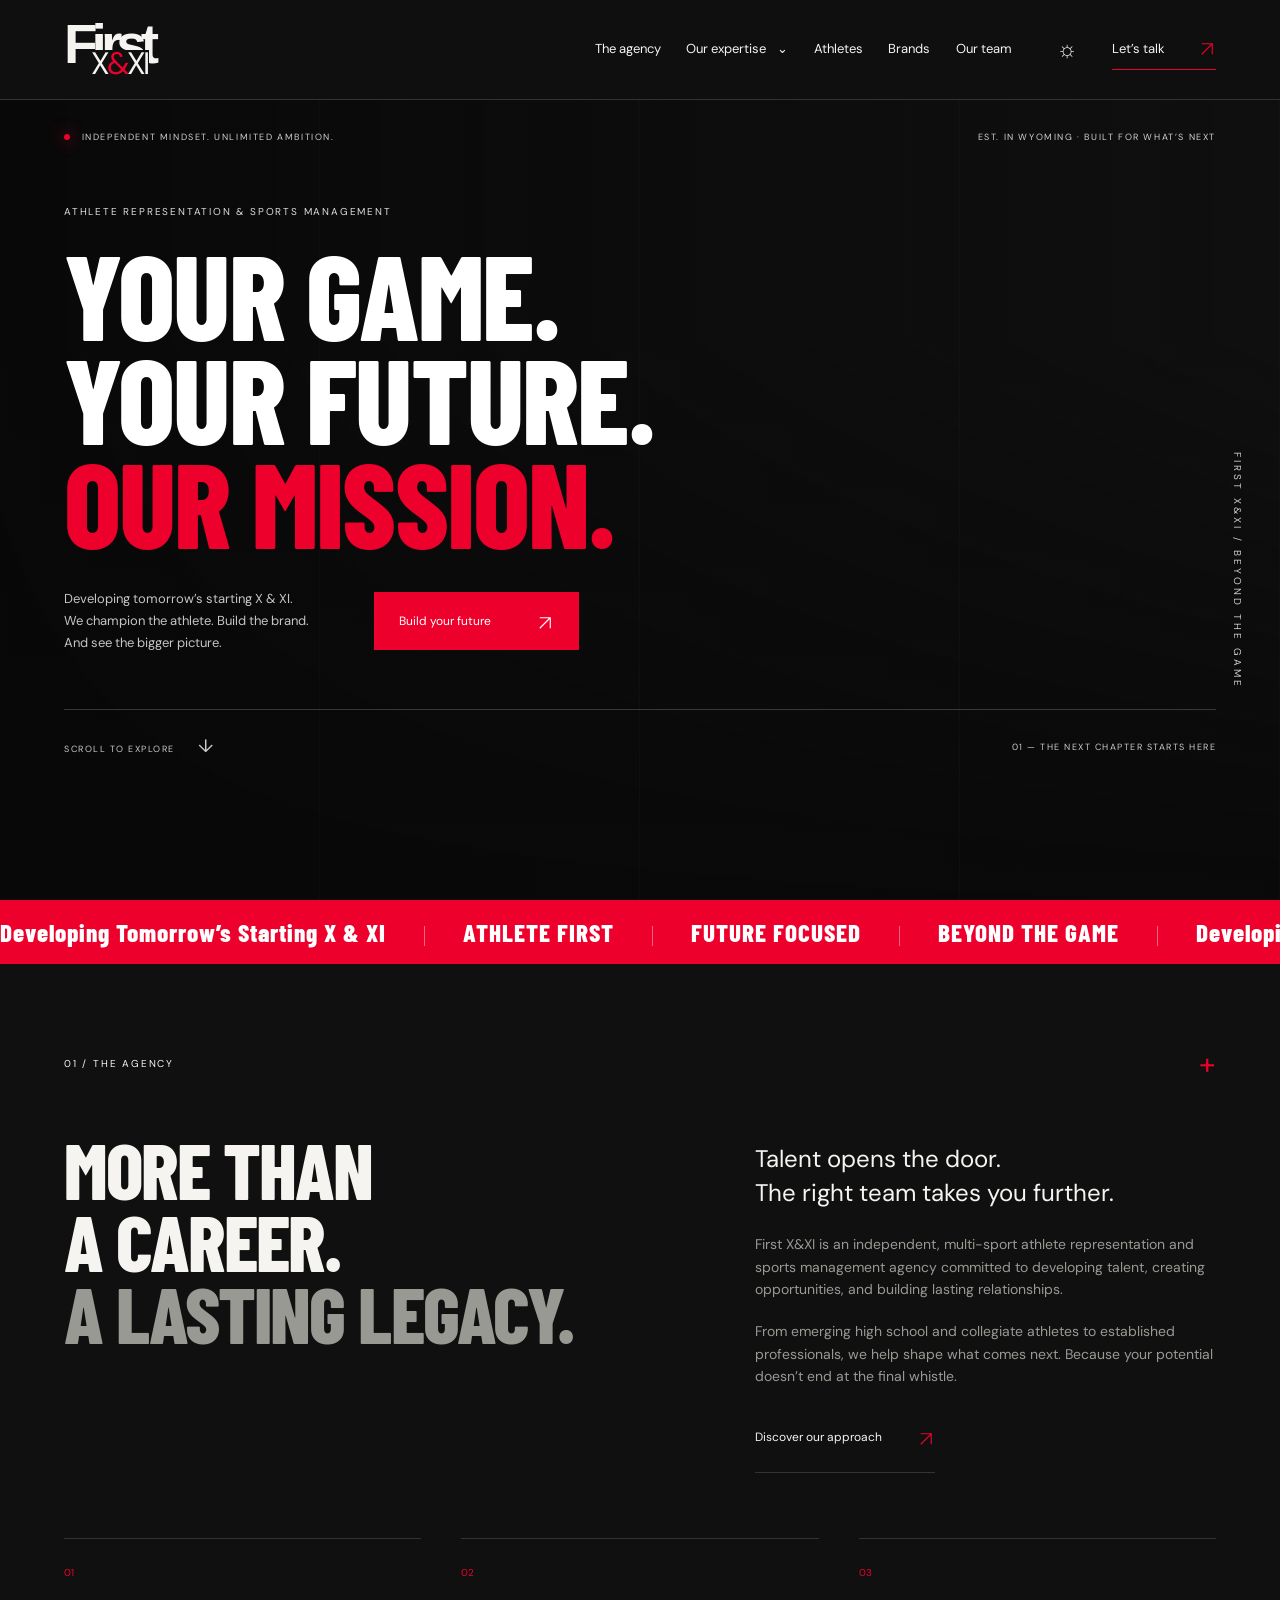
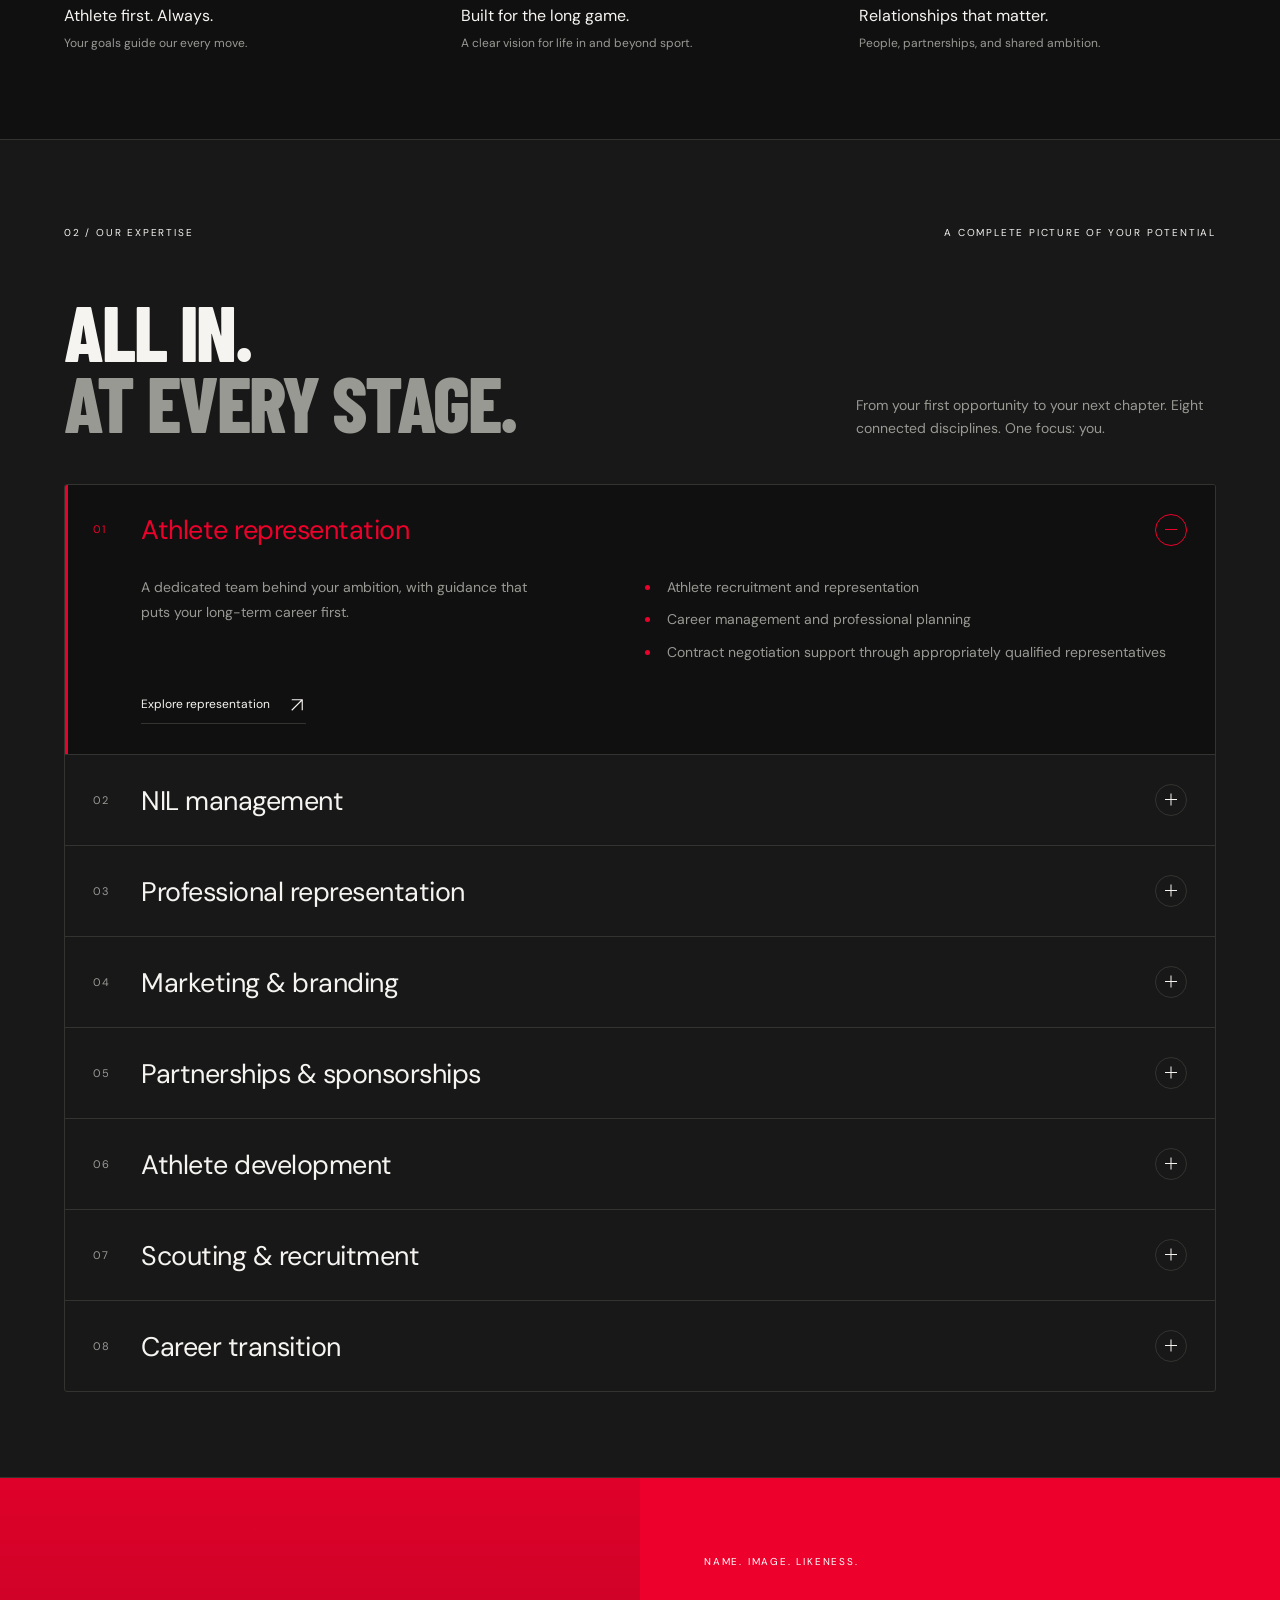
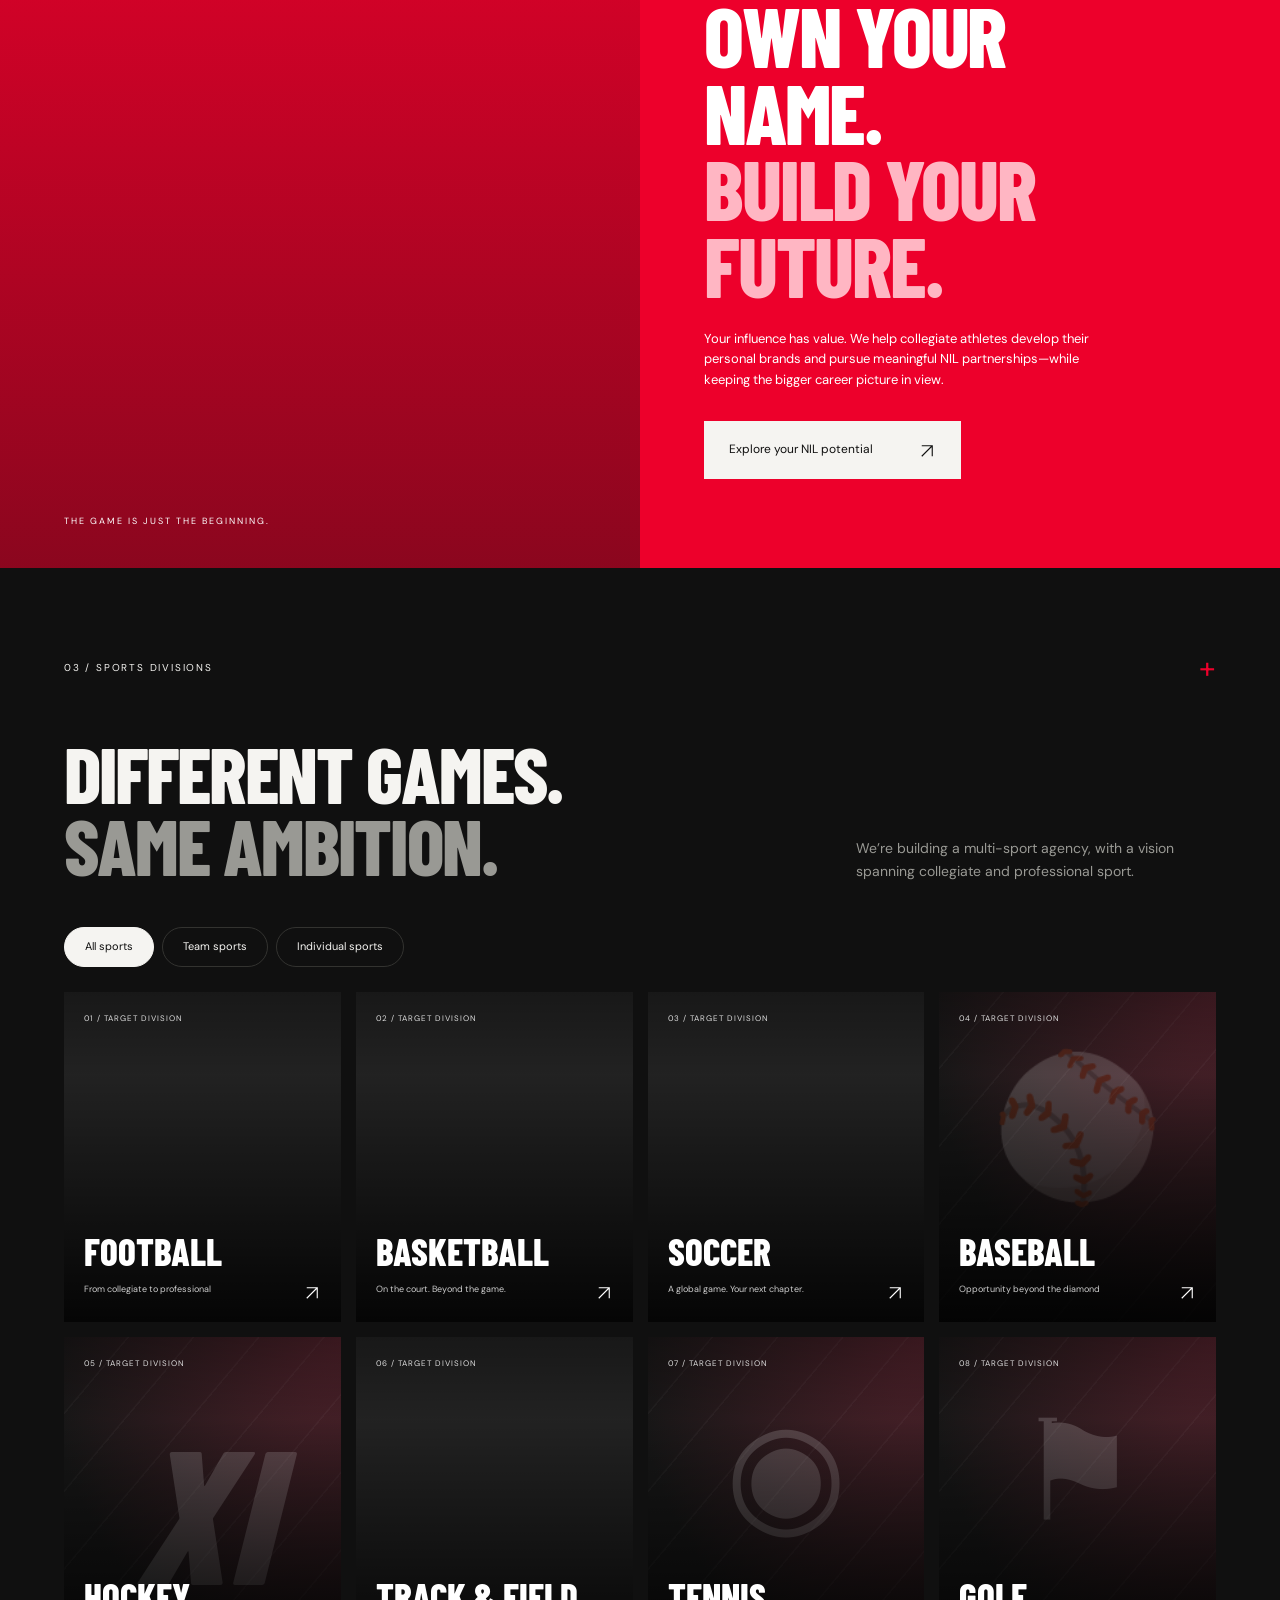
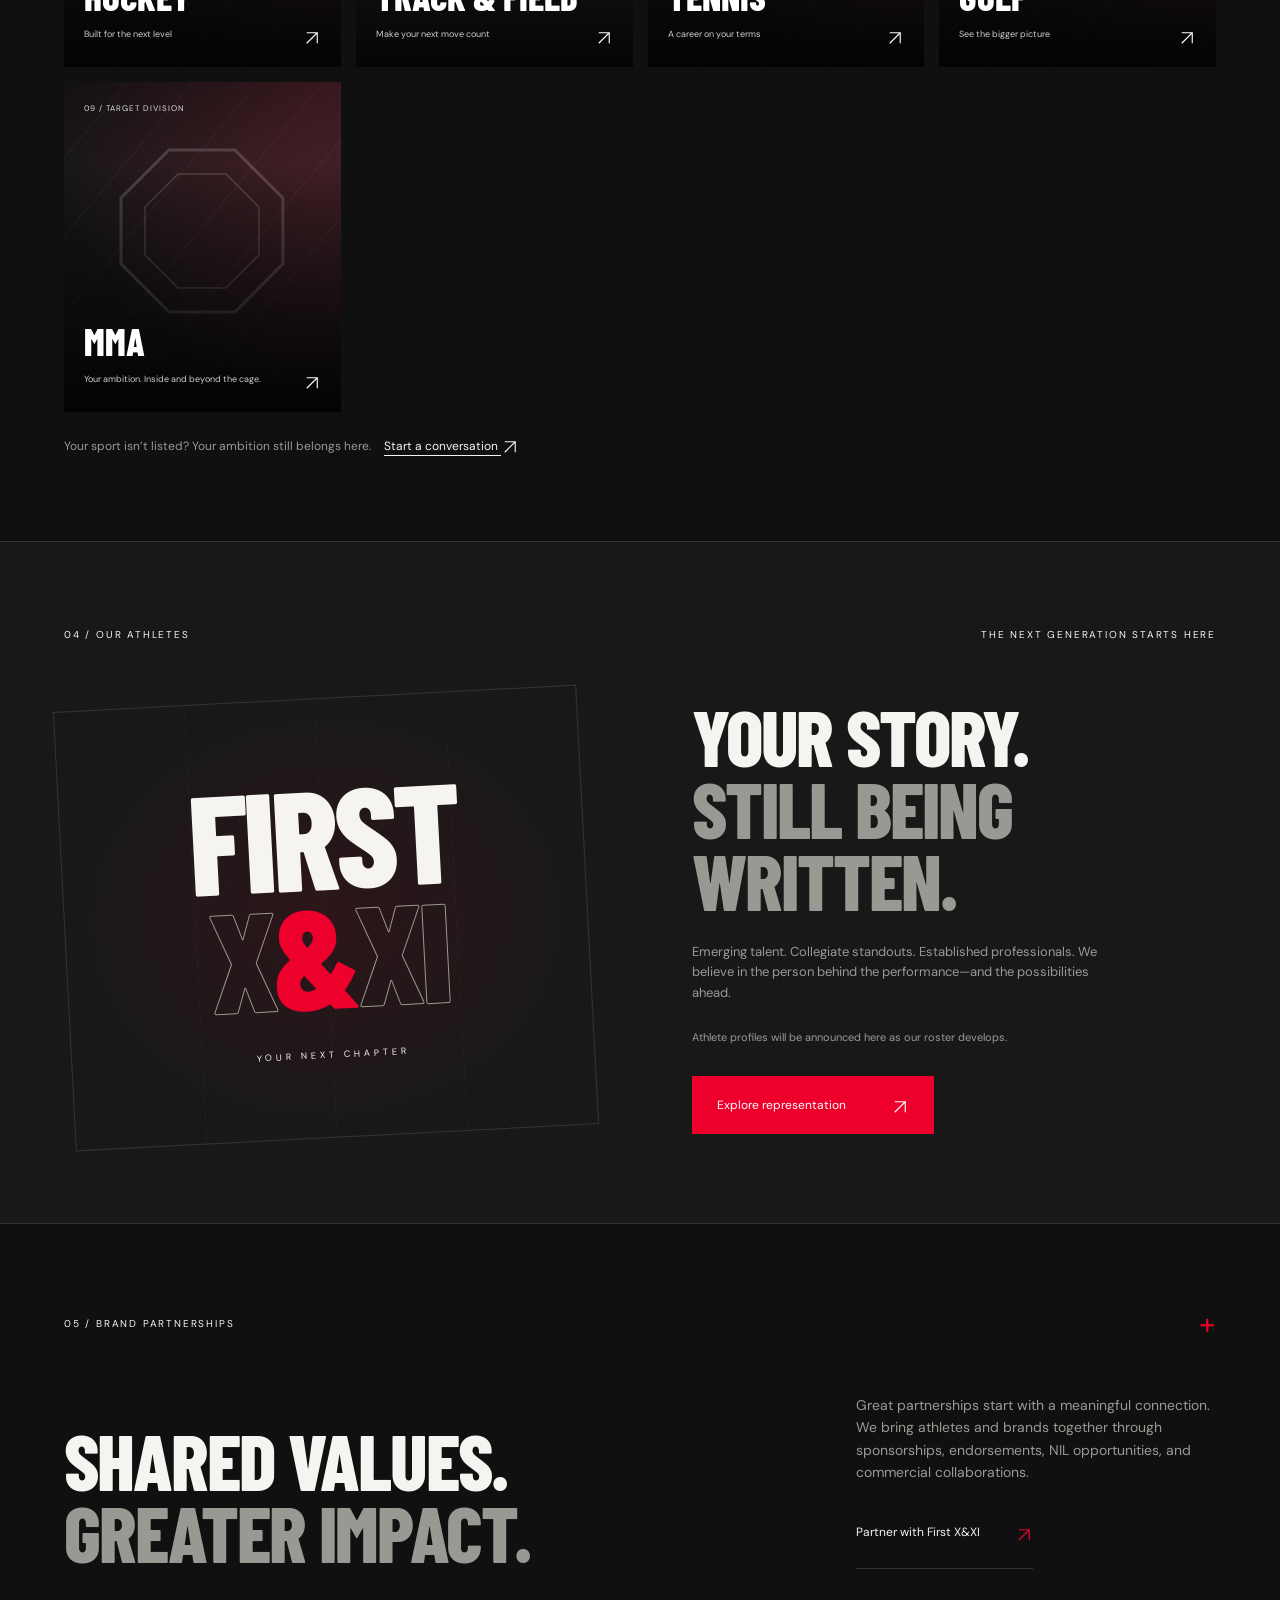
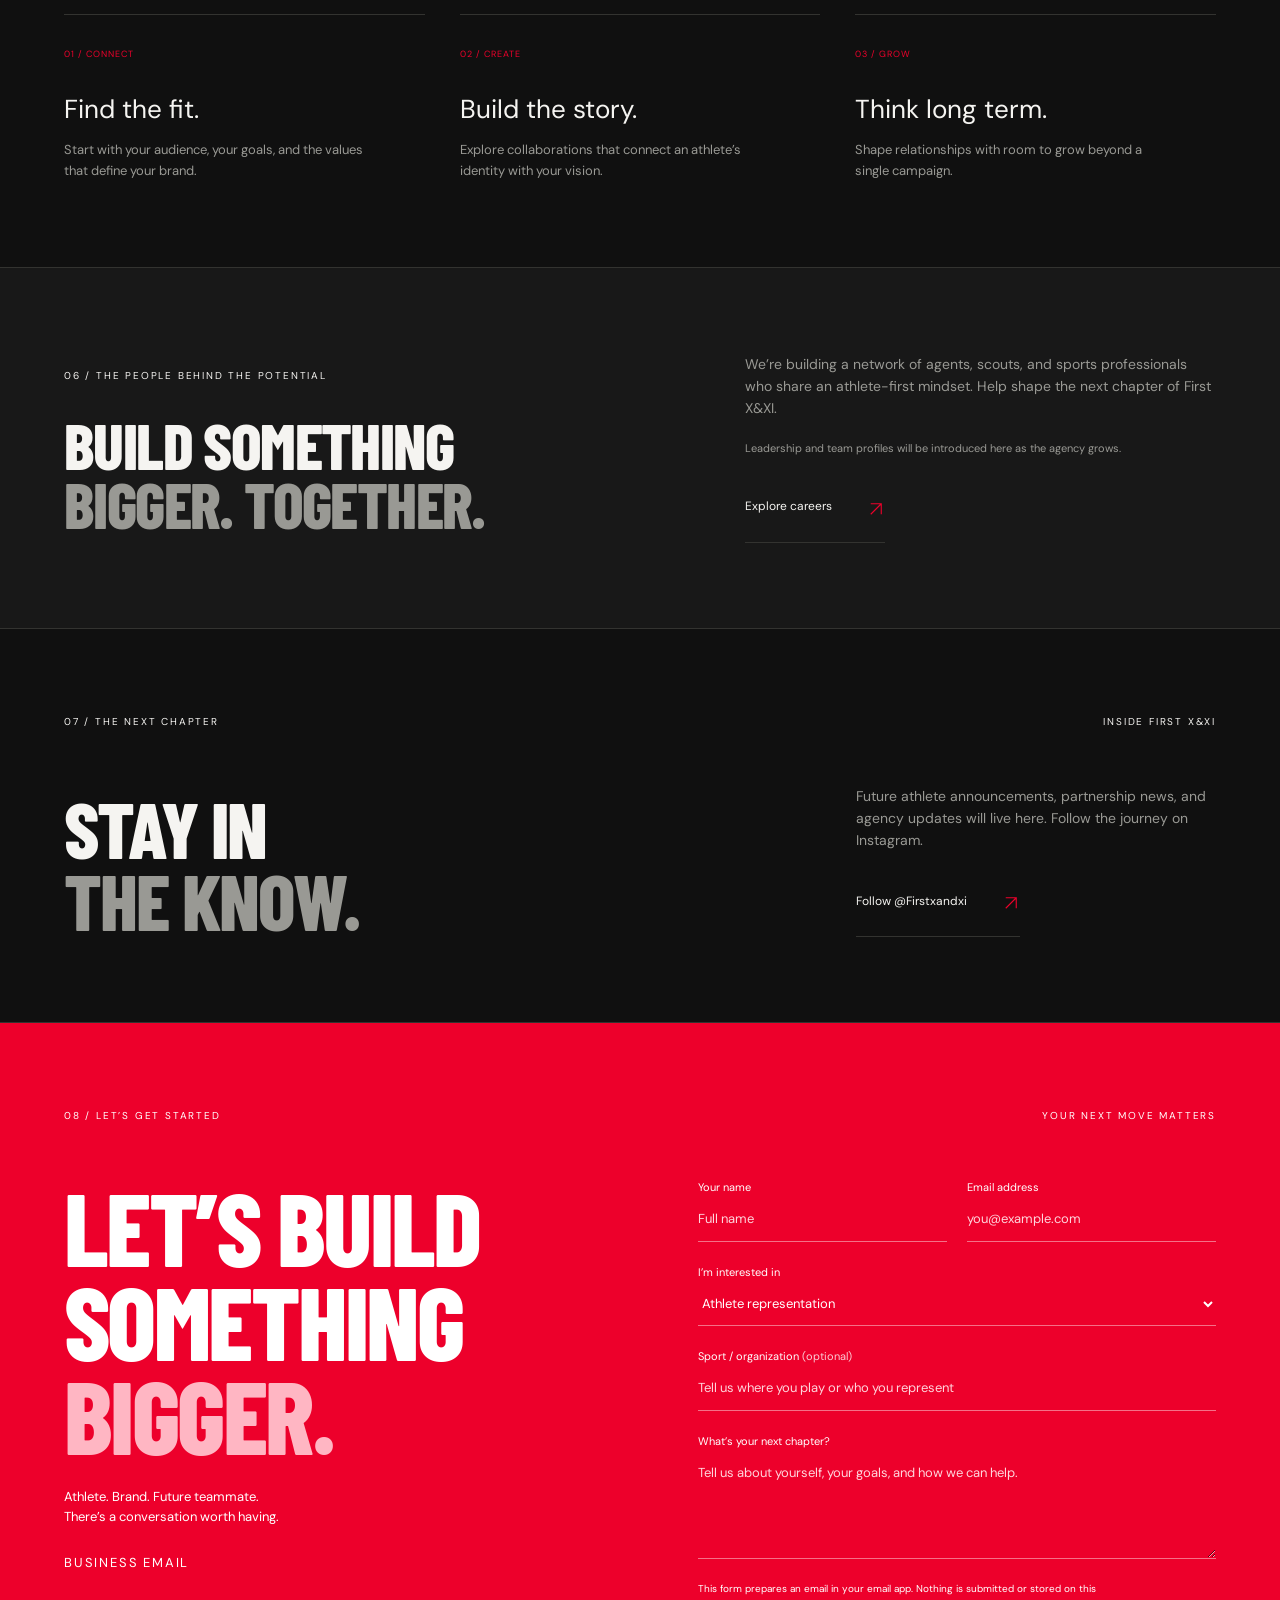
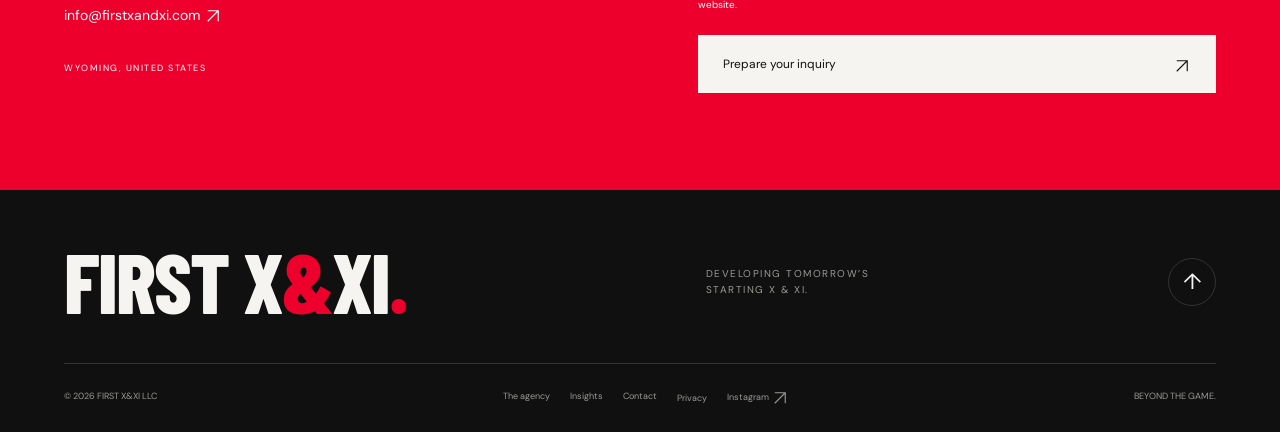
<file: OPEN-PREVIEW.html>
<!doctype html>
<html lang="en" data-theme="dark">
<head>
<meta charset="UTF-8"><meta name="viewport" content="width=device-width, initial-scale=1">
<title>FIRST X&XI — Beyond the Game</title>
<meta name="description" content="FIRST X&XI is an independent, multi-sport athlete representation agency. Career management, NIL opportunities, brand partnerships, and development on and off the field.">
<meta name="theme-color" content="#101010"><meta property="og:title" content="FIRST X&XI — Beyond the Game"><meta property="og:description" content="Developing tomorrow’s starting X & XI. Athlete representation, NIL, and brand partnerships."><meta property="og:type" content="website">
<link rel="icon" href="[data-uri]" type="image/svg+xml"><style>@font-face{font-family:"Barlow Condensed";src:url("[data-uri]") format("woff2");font-style:normal;font-weight:600 900;font-display:swap}@font-face{font-family:"DM Sans";src:url("[data-uri]") format("woff2");font-style:normal;font-weight:400 700;font-display:swap}
:root{--bg:#101010;--surface:#181818;--text:#f5f4f1;--muted:#999994;--line:#333330;--red:#ed002b;--display:'Barlow Condensed','Arial Narrow',Impact,sans-serif;--body:'DM Sans',Arial,sans-serif;--pad:clamp(24px,5vw,88px)}*{box-sizing:border-box}html{scroll-behavior:smooth;scroll-padding-top:100px}body{margin:0;background:var(--bg);color:var(--text);font-family:var(--body);font-size:15px;line-height:1.6}body.menu-open{overflow:hidden}a{color:inherit;text-decoration:none}button,input,select,textarea{font:inherit}button,a,input,select,textarea{-webkit-tap-highlight-color:transparent}button{cursor:pointer}button{color:inherit}button:disabled{cursor:default}a:focus-visible,button:focus-visible,summary:focus-visible,input:focus-visible,select:focus-visible,textarea:focus-visible{outline:3px solid #ff4565;outline-offset:5px}::selection{color:#fff;background:var(--red)}[hidden]{display:none!important}h1,h2,h3,p{margin:0}h1,h2{font-family:var(--display);font-weight:800;line-height:.92;letter-spacing:-.025em}h2{font-size:clamp(48px,6.1vw,92px)}p{color:var(--muted)}p+p{margin-top:20px}h3{font-weight:500}section[id]{scroll-margin-top:15px}.red{color:var(--red)}.muted{color:var(--muted)}.skip{position:fixed;left:20px;top:-100px;z-index:200;background:var(--red);padding:12px}.skip:focus{top:20px}.header{height:100px;padding:0 var(--pad);display:flex;align-items:center;justify-content:space-between;gap:35px;position:sticky;top:0;z-index:50;background:color-mix(in srgb,var(--bg) 92%,transparent);backdrop-filter:blur(18px);border-bottom:1px solid var(--line)}.logo{width:100px;height:70px;position:relative;display:block;line-height:1;color:var(--text)}.logo-first{font-family:Arial,sans-serif;letter-spacing:-6px;font-weight:900;font-size:55px;position:absolute;top:2px;left:0}.logo-bottom{position:absolute;left:25px;top:35px;font-weight:900;font-size:31px;letter-spacing:-3px;background:var(--bg);line-height:.9;padding:0 2px}.logo-bottom span{color:var(--red)}.desktop-nav{display:flex;align-items:center;gap:32px;font-size:13px;margin-left:auto}.desktop-nav>a,.nav-dropdown>button{padding:30px 0;transition:color .2s}.desktop-nav>a:hover,.nav-dropdown>button:hover{color:var(--red)}.nav-dropdown>button{background:none;border:0}.nav-dropdown>button span{margin-left:8px}.header-actions{display:flex;align-items:center;gap:25px}.icon-button{border:0;background:none;font-size:23px;width:40px;height:44px}.header-cta{border-bottom:1px solid var(--red);font-size:13px;padding:10px 0}.header-cta span{margin-left:30px;color:var(--red)}.mega-menu{position:absolute;top:99px;right:var(--pad);width:480px;padding:35px;background:var(--surface);border:1px solid var(--line);box-shadow:0 30px 60px #0006}.mega-menu>a{display:flex;justify-content:space-between;font-size:23px;padding:15px 0;border-bottom:1px solid var(--line)}.mega-menu>a:hover{color:var(--red)}.menu-toggle{display:none}.eyebrow{font-size:10px;font-weight:600;letter-spacing:1.8px;text-transform:uppercase}.hero{position:relative;min-height:760px;min-height:min(890px,calc(100svh - 100px));isolation:isolate;overflow:hidden;background:#111;color:#fff;padding:30px var(--pad) 0}.hero-photo{position:absolute;inset:0;z-index:-3;background:linear-gradient(90deg,#080808eb 0%,#0909098a 53%,#09090933),linear-gradient(0deg,#090909eb,transparent 70%),url("https://images.unsplash.com/photo-1522778119026-d647f0596c20?auto=format&fit=crop&w=2200&q=85") center 55%/cover;animation:hero-zoom 2s ease-out both}.hero-grid{position:absolute;inset:0;z-index:-2;background:repeating-linear-gradient(90deg,transparent 0,transparent calc(25% - 1px),#ffffff0b 25%);pointer-events:none}.hero-topline{display:flex;justify-content:space-between;font-size:9px;letter-spacing:1.6px;color:#d2d2ce}.status-dot{display:inline-block;background:var(--red);width:6px;height:6px;margin-right:8px;border-radius:50%;box-shadow:0 0 16px #f0023d}.hero-content{padding:60px 0 55px;max-width:1100px}.hero-content .eyebrow{margin-bottom:22px;color:#ddd}.hero h1{font-size:clamp(75px,9.3vw,150px);letter-spacing:-.015em;line-height:.87}.hero h1>span{color:var(--red)}.hero-bottom{display:flex;align-items:center;gap:65px;margin-top:35px}.hero-bottom p{color:#c5c5c5;font-size:13px;line-height:1.7}.button{border:0;display:inline-flex;align-items:center;justify-content:space-between;gap:45px;background:var(--red);color:#fff;padding:18px 25px;font-size:12px;font-weight:600;min-height:57px;transition:background .25s,transform .25s}.button:hover{background:#c80023;transform:translateY(-3px)}.button span{font-size:22px;font-weight:400;line-height:1}.button-white{background:#f5f4f1;color:#101010}.button-white:hover{background:#ddd;color:#101010}.hero-side{position:absolute;right:35px;top:44%;writing-mode:vertical-rl;font-size:10px;letter-spacing:3px;color:#ccc}.hero-footer{display:flex;justify-content:space-between;align-items:center;border-top:1px solid #ffffff30;padding:22px 0;font-size:9px;letter-spacing:1.5px;color:#ccc}.hero-footer a span{margin-left:20px;font-size:18px}.ticker{background:var(--red);color:#fff;padding:12px 0;overflow:hidden;white-space:nowrap;font-family:var(--display);font-weight:600;font-size:25px;letter-spacing:1px}.ticker>div{display:inline-block;animation:marquee 35s linear infinite}.ticker span{display:inline-block;margin:0 35px}.section{padding:85px var(--pad);border-bottom:1px solid var(--line)}.section-marker{display:flex;align-items:center;justify-content:space-between;margin-bottom:55px}.mini-cross{font-size:30px;line-height:1;color:var(--red);font-weight:300}.about-main{display:grid;grid-template-columns:1.3fr 1fr;gap:8%}.about-copy{max-width:480px;padding-top:8px}.about-copy .lead{font-size:24px;line-height:1.4;color:var(--text);margin-bottom:24px}.about-copy p{font-size:14px}.text-link{display:inline-flex;justify-content:space-between;gap:35px;align-items:center;font-size:12px;font-weight:600;border-bottom:1px solid var(--line);padding:17px 0;margin-top:15px}.text-link span{font-size:22px;color:var(--red);transition:transform .2s}.text-link:hover span{transform:translate(4px,-4px)}.principles{display:grid;grid-template-columns:repeat(3,1fr);gap:40px;margin-top:65px}.principles>div{border-top:1px solid var(--line);padding-top:20px}.principles>div>span{font-size:10px;color:var(--red)}.principles h3{font-size:16px;margin-top:20px;margin-bottom:6px}.principles p{font-size:12px}.expertise{background:var(--surface)}.section-heading{display:flex;justify-content:space-between;align-items:flex-end;gap:70px;margin-bottom:45px}.section-heading>p,.section-heading>div{max-width:360px;font-size:14px}.service-list{border-top:1px solid var(--line)}details{border-bottom:1px solid var(--line)}summary{list-style:none;cursor:pointer;display:flex;align-items:center;gap:35px;padding:22px 0;transition:color .2s}summary::-webkit-details-marker{display:none}.service-number{color:var(--muted);font-size:11px}summary h3{font-size:clamp(23px,2.5vw,36px);letter-spacing:-1px}summary .plus{margin-left:auto;font-size:30px;font-weight:400}details[open] summary .plus{transform:rotate(45deg);color:var(--red)}summary:hover,details[open] summary h3{color:var(--red)}.service-body{display:grid;grid-template-columns:1fr 1fr;gap:15px 60px;margin-left:50px;padding:0 0 28px;font-size:13px;max-width:1000px}.service-body p{max-width:350px}.service-body ul{margin:0;padding-left:16px;color:var(--muted)}.service-body a{grid-column:1/-1;color:var(--text);font-size:12px;margin-top:8px;text-decoration:underline;text-underline-offset:6px}.nil-feature{display:grid;grid-template-columns:1fr 1fr;min-height:690px;background:var(--red);color:#fff}.nil-image{background:linear-gradient(0deg,#0e0e0e70,#0e0e0e10),url("https://images.unsplash.com/photo-1546519638-68e109498ffc?auto=format&fit=crop&w=1200&q=85") center/cover;position:relative}.nil-image:after{content:'THE GAME IS JUST THE BEGINNING.';position:absolute;bottom:40px;left:var(--pad);font-size:9px;letter-spacing:2px}.nil-copy{padding:70px clamp(30px,5vw,80px)}.nil-copy h2{font-size:clamp(62px,6.5vw,100px);margin:25px 0}.nil-copy h2>span{color:#ffb6c3}.nil-copy p{color:#fff;max-width:420px;font-size:13px;margin-bottom:30px}.sport-filters{display:flex;gap:8px;margin-bottom:25px}.sport-filters button{border:1px solid var(--line);background:transparent;padding:10px 20px;border-radius:30px;font-size:11px;transition:background .2s}.sport-filters button:hover{border-color:var(--red)}.sport-filters button.active{background:var(--text);color:var(--bg);border-color:var(--text)}.sport-grid{display:grid;grid-template-columns:repeat(4,1fr);gap:15px}.sport-card{position:relative;min-height:330px;display:flex;flex-direction:column;justify-content:space-between;background-color:#242424;background-size:cover;background-position:center;overflow:hidden;padding:20px;color:#fff;isolation:isolate;transition:transform .3s}.sport-card:after{content:'';position:absolute;inset:0;background:linear-gradient(180deg,#0005,#0001 25%,#000d);z-index:-1;transition:background .3s}.sport-card:hover{transform:translateY(-7px)}.sport-card:hover h3{color:#ff3b5b}.sport-index{font-size:8px;letter-spacing:1px;color:#ddd}.sport-card h3{font-family:var(--display);font-weight:700;font-size:37px;line-height:1.1;transition:color .2s}.sport-card>div>span{display:block;font-size:9px;margin-top:10px;color:#ccc}.sport-card b{float:right;color:#fff;font-size:18px;line-height:1}.football{background-image:url("https://images.unsplash.com/photo-1566577739112-5180d4bf9390?auto=format&fit=crop&w=700&q=80")}.basketball{background-image:url("https://images.unsplash.com/photo-1546519638-68e109498ffc?auto=format&fit=crop&w=700&q=80")}.soccer{background-image:url("https://images.unsplash.com/photo-1574629810360-7efbbe195018?auto=format&fit=crop&w=700&q=80")}.track{background-image:url("https://images.unsplash.com/photo-1552674605-db6ffd4facb5?auto=format&fit=crop&w=700&q=80")}.graphic-card{background:repeating-linear-gradient(130deg,transparent 0,transparent 48px,#ffffff09 49px,#ffffff09 50px),radial-gradient(ellipse at top right,#54232d,#181818 75%)}.sport-symbol{position:absolute;inset:30px 0 auto;text-align:center;font-size:140px;line-height:1.5;color:#ffffff30;z-index:-1}.lines-symbol{font-family:var(--display);font-weight:800;font-style:italic;font-size:190px}.sport-note{font-size:12px;margin-top:25px}.sport-note a{color:var(--text);margin-left:10px;text-decoration:underline;text-underline-offset:5px}.athletes{background:var(--surface)}.athlete-layout{display:grid;grid-template-columns:1fr 1fr;align-items:center;gap:9%}.athlete-art{border:1px solid var(--line);background:radial-gradient(ellipse at 50% 50%,#ed002b1a,transparent 70%),repeating-linear-gradient(90deg,transparent 0,transparent 24.8%,#ffffff09 25%);min-height:440px;display:flex;justify-content:center;align-items:center;flex-direction:column;transform:rotate(-3deg)}.athlete-art>span{font-family:var(--display);font-weight:800;font-size:clamp(90px,11vw,170px);line-height:.85;letter-spacing:-5px}.athlete-art .outline{color:transparent;-webkit-text-stroke:1px var(--muted)}.athlete-art .outline .red{-webkit-text-stroke:0;color:var(--red)}.athlete-art small{font-size:9px;letter-spacing:4px;margin-top:35px}.athlete-layout p{font-size:13px;margin-top:25px;max-width:420px}.athlete-layout .button{margin-top:30px}.small-note{font-size:11px!important;color:var(--muted)}.partner-steps{display:grid;grid-template-columns:repeat(3,1fr);gap:35px}.partner-steps>div{border-top:1px solid var(--line);padding-top:25px}.partner-steps span{font-size:9px;letter-spacing:1px;color:var(--red)}.partner-steps h3{font-size:26px;margin:25px 0 10px}.partner-steps p{font-size:13px;max-width:320px}.team{display:grid;grid-template-columns:1.2fr 1fr;align-items:center;gap:10%;background:var(--surface)}.team h2{font-size:clamp(45px,5vw,76px);margin-top:30px}.team p{font-size:14px}.insights .section-heading{margin-bottom:0}.contact{background:var(--red);color:#fff;border:none}.contact-grid{display:grid;grid-template-columns:1fr 1fr;gap:10%}.contact h2{font-size:clamp(65px,8vw,120px)}.contact h2 span{color:#ffb6c3}.contact p{color:#fff}.contact-grid>div>p{margin-top:25px;font-size:13px}.contact-grid>div>a{display:block;font-size:14px}.contact-email{margin-top:30px;margin-bottom:8px}.contact-location{font-size:9px!important;letter-spacing:1.5px;margin-top:35px!important}form label{display:block;font-size:11px;font-weight:500;margin-bottom:22px}.form-row{display:grid;grid-template-columns:1fr 1fr;gap:20px}input,select,textarea{display:block;width:100%;border:0;border-bottom:1px solid #ffffff70;background:transparent;border-radius:0;color:#fff;padding:12px 0;outline-offset:3px!important;font-size:13px;resize:vertical}input::placeholder,textarea::placeholder{color:#ffd4dc;opacity:1}select option{color:#111;background:#fff}.optional{opacity:.8}form .form-note{font-size:10px;line-height:1.6;max-width:400px;margin-bottom:22px}form .button{width:100%}#form-status{font-size:12px;margin-top:12px}#email-fallback,#copy-inquiry{font-size:12px;text-decoration:underline;display:block;margin-top:12px}#copy-inquiry{background:none;border:0;padding:0}footer{padding:50px var(--pad) 25px}.footer-top{display:flex;align-items:center;justify-content:space-between;gap:30px;padding-bottom:40px;border-bottom:1px solid var(--line)}.footer-brand{font-family:var(--display);font-size:clamp(40px,6.5vw,100px);font-weight:800;line-height:1;letter-spacing:-2px}.footer-brand span{color:var(--red)}.footer-top p{font-size:10px;letter-spacing:1.5px}.back-top{width:48px;height:48px;border:1px solid var(--line);border-radius:50%;display:grid;place-items:center;font-size:22px}.footer-bottom{display:flex;justify-content:space-between;gap:30px;padding-top:25px;font-size:9px;color:var(--muted)}.footer-bottom>div{display:flex;gap:20px}.footer-bottom button{background:transparent;border:0;padding:0;font-size:inherit;color:inherit}.footer-bottom a:hover,.footer-bottom button:hover{color:var(--text)}dialog{background:var(--surface);color:var(--text);border:1px solid var(--line);padding:50px;width:min(620px,calc(100% - 40px));max-height:85vh}dialog::backdrop{background:#000b;backdrop-filter:blur(8px)}dialog h2{font-size:45px;margin:20px 0}dialog p{font-size:13px}dialog a{text-decoration:underline;overflow-wrap:anywhere}.dialog-close{position:absolute;right:15px;top:10px;font-size:30px;border:0;background:transparent}.reveal{opacity:1;transform:none}.motion-ready .reveal{opacity:0;transform:translateY(20px);transition:opacity .7s,transform .7s}.motion-ready .reveal.visible{opacity:1;transform:none}[data-theme="light"]{--bg:#f5f4f0;--surface:#eae9e4;--text:#121212;--muted:#66665f;--line:#cecec7}[data-theme="light"] .athlete-art{background:radial-gradient(ellipse at center,#ed002b12,transparent)}@keyframes marquee{to{transform:translateX(-50%)}}@keyframes hero-zoom{from{transform:scale(1.04)}to{transform:scale(1)}}
@media(min-width:1600px){.hero-content{padding-top:80px}.hero{min-height:880px}}
@media(max-width:1100px){.desktop-nav{gap:20px}.header{gap:20px}.hero h1{font-size:11.5vw}.hero-topline>span:last-child{display:none}.hero{min-height:730px}.sport-grid{grid-template-columns:repeat(2,1fr)}.sport-card{min-height:380px}.nil-feature{min-height:620px}.header-actions{gap:14px}.section-heading{gap:35px}.footer-bottom>span:last-child{display:none}.athlete-art{min-height:380px}}
@media(max-width:800px){.header{height:80px}.logo{transform:scale(.85);transform-origin:left center}.desktop-nav{display:none}.header-actions{margin-left:auto}.menu-toggle{display:flex;flex-direction:column;justify-content:center;gap:7px}.menu-toggle span{height:1px;width:24px;background:var(--text);transition:transform .2s}.menu-toggle[aria-expanded="true"] span:first-child{transform:translateY(4px) rotate(45deg)}.menu-toggle[aria-expanded="true"] span:last-child{transform:translateY(-4px) rotate(-45deg)}.mobile-nav{position:fixed;inset:80px 0 0;background:var(--bg);padding:30px var(--pad);height:calc(100dvh - 80px);overflow:auto}.mobile-nav a{display:block;font-family:var(--display);font-size:40px;border-bottom:1px solid var(--line);padding:10px 0}.hero{min-height:720px}.hero-content{padding-top:70px}.hero h1{font-size:14vw}.hero-side{right:15px;font-size:8px}.hero-footer>span{display:none}.hero-bottom{gap:30px}.hero-photo{background-position:65% center}.section{padding-top:65px;padding-bottom:65px}.section-marker{margin-bottom:40px}.section-marker>.eyebrow:last-child:not(:first-child){display:none}.about-main{grid-template-columns:1fr;gap:35px}.about-copy{max-width:100%}.about-copy .lead{font-size:22px}.principles{gap:20px;margin-top:40px}.section-heading{align-items:flex-start;flex-direction:column;gap:25px}.section-heading>p,.section-heading>div{max-width:540px}.nil-feature{grid-template-columns:1fr 1.1fr}.nil-copy{padding:50px 25px}.nil-copy h2{font-size:60px}.nil-copy .button{gap:20px;padding:15px;font-size:11px}.athlete-layout{gap:40px}.athlete-art{min-height:300px}.athlete-art>span{font-size:90px}.athlete-layout h2{font-size:50px}.team{grid-template-columns:1fr;gap:30px}.contact-grid{gap:40px}.contact h2{font-size:72px}.form-row{grid-template-columns:1fr;gap:0}.footer-top p{display:none}.footer-bottom{flex-wrap:wrap}.footer-bottom>div{flex-wrap:wrap}.partner-steps{gap:20px}.partner-steps h3{font-size:21px}html{scroll-padding-top:80px}}
@media(max-width:540px){.header-cta{font-size:11px}.header-cta span{margin-left:12px}.header-actions{gap:6px}.header{gap:10px}.hero{padding-top:24px;min-height:720px}.hero-topline{font-size:7px;letter-spacing:1px}.hero-content{padding:65px 0 40px}.hero-content .eyebrow{font-size:8px;letter-spacing:1px}.hero h1{font-size:18vw;line-height:.95}.hero-bottom{flex-direction:column;align-items:flex-start;gap:25px;margin-top:25px}.hero-bottom p{font-size:12px}.hero-bottom .button{min-width:235px}.hero-side{display:none}.hero-footer{padding:20px 0}.ticker{font-size:22px;padding:9px 0}.ticker span{margin:0 20px}.section{padding-top:55px;padding-bottom:55px}.section-marker{margin-bottom:30px}.eyebrow{font-size:9px;letter-spacing:1.2px}h2{font-size:53px}.principles{grid-template-columns:1fr;gap:25px}.principles>div{position:relative;padding-left:40px}.principles>div>span{position:absolute;left:0;top:22px}.principles h3{margin-top:0}.service-body{grid-template-columns:1fr;margin-left:0;gap:16px;font-size:12px}.service-body a{grid-column:auto}summary{gap:16px;padding:20px 0}summary h3{font-size:22px;letter-spacing:-.5px}.nil-feature{grid-template-columns:1fr}.nil-image{min-height:330px;background-position:center 45%}.nil-copy{padding:45px var(--pad)}.nil-copy h2{font-size:72px}.nil-copy .button{padding:18px 24px;gap:40px;font-size:12px}.sport-grid{gap:10px}.sport-card{min-height:265px;padding:15px 12px}.sport-card h3{font-size:29px}.sport-card>div>span{font-size:8px}.sport-index{font-size:6px}.sport-symbol{font-size:100px;top:50px}.lines-symbol{font-size:150px;top:20px}.sport-filters button{padding:9px 14px;font-size:10px}.sport-note a{margin-left:0;display:inline-block;margin-top:10px}.athlete-layout{grid-template-columns:1fr;gap:45px}.athlete-art{min-height:320px}.athlete-art>span{font-size:130px}.athlete-layout h2{font-size:58px}.partner-steps{grid-template-columns:1fr;gap:30px}.partner-steps h3{margin-top:15px}.contact-grid{grid-template-columns:1fr;gap:45px}.contact h2{font-size:86px}.form-row{grid-template-columns:1fr 1fr;gap:16px}.footer-brand{font-size:48px}.footer-bottom>div{gap:17px}.footer-top{padding-bottom:30px}dialog{padding:35px 25px}}
@media(prefers-reduced-motion:reduce){html{scroll-behavior:auto}*,*:before,*:after{animation:none!important;transition:none!important}.motion-ready .reveal{opacity:1;transform:none}}

.arrow-icon{width:18px;height:18px;display:inline-block;vertical-align:middle;flex-shrink:0}.contact-grid>*{min-width:0}.contact-email{overflow-wrap:anywhere}.form-row>*{min-width:0}@media(max-width:540px){.contact h2{font-size:clamp(64px,19vw,86px)}}
@media(max-width:540px){.hero h1{font-size:16.5vw}}

.logo img{width:100%;height:100%;object-fit:contain}

.mma-octagon{position:absolute;width:65%;height:auto;top:18%;left:17.5%;color:#ffffff30;z-index:-1}
/* Refined navigation, text-only ticker, and service disclosures. */
.ticker .ticker-divider{display:inline-block;width:1px;height:20px;background:currentColor;opacity:.4;vertical-align:middle;margin:0 32px}
.desktop-nav{gap:clamp(18px,2vw,30px)}
.service-list{border:1px solid var(--line);border-radius:3px;overflow:hidden}
.service-list details{padding:0 28px;transition:background .2s}
.service-list details:last-child{border-bottom:0}
.service-list details[open]{background:var(--bg);box-shadow:inset 3px 0 var(--red)}
.service-list summary{gap:24px;padding:25px 0;min-height:90px}
.service-list summary h3{font-size:clamp(20px,2.1vw,30px);line-height:1.25;letter-spacing:-.5px}
.service-list .service-number{font-size:11px;letter-spacing:1px;width:24px;flex-shrink:0}
.service-list details[open] .service-number{color:var(--red)}
.service-list summary .plus{width:32px;height:32px;flex-shrink:0;position:relative;border:1px solid var(--line);border-radius:50%;transform:none}
.service-list .plus:before,.service-list .plus:after{content:'';position:absolute;left:9px;top:14px;width:12px;height:1px;background:currentColor}
.service-list .plus:after{transform:rotate(90deg);transition:transform .2s}
.service-list details[open] .plus{border-color:var(--red);transform:none}
.service-list details[open] .plus:after{transform:rotate(0)}
.service-list .service-body{margin-left:48px;max-width:none;padding:0 0 30px;gap:22px 48px;grid-template-columns:1fr 1.2fr;font-size:14px;line-height:1.8}
.service-list .service-body p{max-width:390px}
.service-list .service-body ul{padding-left:18px}
.service-list .service-body li{padding-left:6px;margin-bottom:7px}
.service-list .service-body li::marker{color:var(--red)}
.service-list .service-body a{justify-self:start;display:inline-flex;align-items:center;gap:18px;font-size:12px;font-weight:600;text-decoration:none;border-bottom:1px solid var(--line);padding-bottom:8px;margin:0}
.service-list .service-body a:hover{border-color:var(--red)}
@media(max-width:1000px){
 html{scroll-padding-top:80px}
 .header{height:80px;gap:16px}
 .desktop-nav{display:none}
 .header-actions{margin-left:auto}
 .menu-toggle{display:flex;flex-direction:column;justify-content:center;align-items:center;gap:7px;border:1px solid var(--line);border-radius:50%;width:44px;height:44px;margin-left:8px}
 .menu-toggle span{height:1px;width:20px;background:var(--text);transition:transform .2s}
 .menu-toggle[aria-expanded="true"] span:first-child{transform:translateY(4px) rotate(45deg)}
 .menu-toggle[aria-expanded="true"] span:last-child{transform:translateY(-4px) rotate(-45deg)}
 .mobile-nav{position:fixed;inset:80px 0 auto;height:calc(100dvh - 80px);overflow-y:auto;overscroll-behavior:contain;background:var(--bg);padding:0 var(--pad);text-align:left}
 .mobile-menu-inner{max-width:660px;margin:0 auto;padding:26px 0 max(28px,env(safe-area-inset-bottom))}
 .mobile-menu-heading{display:flex;justify-content:space-between;gap:20px;padding-bottom:22px;border-bottom:1px solid var(--line)}
 .mobile-menu-heading>span:first-child{color:var(--red)}
 .mobile-menu-heading>span:last-child{color:var(--muted);font-size:8px}
 .mobile-menu-links a{display:flex;align-items:center;gap:18px;padding:17px 0;border-bottom:1px solid var(--line);font-family:var(--body);font-size:clamp(22px,4vw,30px);font-weight:500;line-height:1.3;transition:color .2s}
 .mobile-menu-links a:hover{color:var(--red)}
 .mobile-menu-links .menu-number{font-size:10px;letter-spacing:1px;color:var(--muted);font-family:var(--body);width:22px}
 .mobile-menu-links .arrow-icon{margin-left:auto;color:var(--muted);width:17px;height:17px}
 .mobile-menu-footer{padding-top:28px}
 .mobile-menu-footer p{font-size:12px;margin-bottom:16px}
 .mobile-nav .mobile-menu-footer .button{display:flex;font-family:var(--body);font-size:13px;border:0;padding:17px 22px}
 .mobile-nav .mobile-email{display:block;font-family:var(--body);font-size:12px;padding:18px 0 0;border:0;color:var(--muted)}
}
@media(max-width:540px){
 .header{gap:8px}.header-actions{gap:5px}
 .service-list details{padding:0 17px}
 .service-list summary{gap:12px;padding:21px 0;min-height:80px}
 .service-list .service-number{width:19px;font-size:10px}
 .service-list summary h3{font-size:20px;letter-spacing:-.3px}
 .service-list summary .plus{width:28px;height:28px}
 .service-list .plus:before,.service-list .plus:after{left:7px;top:12px}
 .service-list .service-body{margin-left:0;grid-template-columns:1fr;gap:18px;font-size:13px;padding-bottom:24px}
 .service-list .service-body a{grid-column:auto}
 .mobile-menu-links a{padding:16px 0}
}
</style>
</head>
<body>
<a class="skip" href="#main">Skip to content</a>
<header class="header">
<a href="#home" class="logo" aria-label="First X and XI home"><span class="logo-first">First</span><span class="logo-bottom">X<span>&</span>XI</span></a>
<nav class="desktop-nav" aria-label="Main navigation"><a href="#about">The agency</a><div class="nav-dropdown"><button aria-expanded="false" aria-controls="services-menu">Our expertise <span>⌄</span></button><div id="services-menu" class="mega-menu" hidden><span class="eyebrow">Built around your ambition</span><a href="#representation">Athlete representation <span><svg class="arrow-icon" viewBox="0 0 24 24" fill="none" aria-hidden="true"><path d="M5 19 19 5M5 5h14v14" stroke="currentColor" stroke-width="1.5"/></svg></span></a><a href="#nil">NIL & brand building <span><svg class="arrow-icon" viewBox="0 0 24 24" fill="none" aria-hidden="true"><path d="M5 19 19 5M5 5h14v14" stroke="currentColor" stroke-width="1.5"/></svg></span></a><a href="#sports">Sports divisions <span><svg class="arrow-icon" viewBox="0 0 24 24" fill="none" aria-hidden="true"><path d="M5 19 19 5M5 5h14v14" stroke="currentColor" stroke-width="1.5"/></svg></span></a><a href="#partnerships">Brand partnerships <span><svg class="arrow-icon" viewBox="0 0 24 24" fill="none" aria-hidden="true"><path d="M5 19 19 5M5 5h14v14" stroke="currentColor" stroke-width="1.5"/></svg></span></a></div></div><a href="#athletes">Athletes</a><a href="#partnerships">Brands</a><a href="#team">Our team</a></nav>
<div class="header-actions"><button class="theme-toggle icon-button" aria-label="Switch to light theme" title="Switch color theme">☼</button><a class="header-cta" href="#contact">Let’s talk <span><svg class="arrow-icon" viewBox="0 0 24 24" fill="none" aria-hidden="true"><path d="M5 19 19 5M5 5h14v14" stroke="currentColor" stroke-width="1.5"/></svg></span></a><button class="menu-toggle icon-button" aria-label="Open navigation" aria-expanded="false" aria-controls="mobile-nav"><span></span><span></span></button></div>
<nav id="mobile-nav" class="mobile-nav" aria-label="Mobile navigation" hidden><div class="mobile-menu-inner"><div class="mobile-menu-heading"><span class="eyebrow">FIRST X&amp;XI</span><span class="eyebrow">EXPLORE THE AGENCY</span></div><div class="mobile-menu-links"><a href="#about"><span class="menu-number" aria-hidden="true">01</span><span>The agency</span><svg class="arrow-icon" viewBox="0 0 24 24" fill="none" aria-hidden="true"><path d="M5 19 19 5M5 5h14v14" stroke="currentColor" stroke-width="1.5"/></svg></a><a href="#representation"><span class="menu-number" aria-hidden="true">02</span><span>Our expertise</span><svg class="arrow-icon" viewBox="0 0 24 24" fill="none" aria-hidden="true"><path d="M5 19 19 5M5 5h14v14" stroke="currentColor" stroke-width="1.5"/></svg></a><a href="#sports"><span class="menu-number" aria-hidden="true">03</span><span>Sports divisions</span><svg class="arrow-icon" viewBox="0 0 24 24" fill="none" aria-hidden="true"><path d="M5 19 19 5M5 5h14v14" stroke="currentColor" stroke-width="1.5"/></svg></a><a href="#athletes"><span class="menu-number" aria-hidden="true">04</span><span>Athletes</span><svg class="arrow-icon" viewBox="0 0 24 24" fill="none" aria-hidden="true"><path d="M5 19 19 5M5 5h14v14" stroke="currentColor" stroke-width="1.5"/></svg></a><a href="#partnerships"><span class="menu-number" aria-hidden="true">05</span><span>Brands</span><svg class="arrow-icon" viewBox="0 0 24 24" fill="none" aria-hidden="true"><path d="M5 19 19 5M5 5h14v14" stroke="currentColor" stroke-width="1.5"/></svg></a><a href="#team"><span class="menu-number" aria-hidden="true">06</span><span>Our team</span><svg class="arrow-icon" viewBox="0 0 24 24" fill="none" aria-hidden="true"><path d="M5 19 19 5M5 5h14v14" stroke="currentColor" stroke-width="1.5"/></svg></a></div><div class="mobile-menu-footer"><p>Your next chapter starts here.</p><a class="button" href="#contact">Let’s talk <svg class="arrow-icon" viewBox="0 0 24 24" fill="none" aria-hidden="true"><path d="M5 19 19 5M5 5h14v14" stroke="currentColor" stroke-width="1.5"/></svg></a><a class="mobile-email" href="mailto:info@firstxandxi.com">info@firstxandxi.com</a></div></div></nav>
</header>
<main id="main">
<section class="hero" id="home">
<div class="hero-photo" role="img" aria-label="Stadium lights illuminating a field at night"></div><div class="hero-grid" aria-hidden="true"></div><div class="hero-topline"><span><i class="status-dot"></i> INDEPENDENT MINDSET. UNLIMITED AMBITION.</span><span>EST. IN WYOMING · BUILT FOR WHAT’S NEXT</span></div>
<div class="hero-content"><p class="eyebrow">ATHLETE REPRESENTATION &amp; SPORTS MANAGEMENT</p><h1>YOUR GAME.<br>YOUR FUTURE.<br><span>OUR MISSION.</span></h1><div class="hero-bottom"><p>Developing tomorrow’s starting X &amp; XI.<br>We champion the athlete. Build the brand.<br>And see the bigger picture.</p><a href="#contact" class="button" data-inquiry="Athlete representation">Build your future <span><svg class="arrow-icon" viewBox="0 0 24 24" fill="none" aria-hidden="true"><path d="M5 19 19 5M5 5h14v14" stroke="currentColor" stroke-width="1.5"/></svg></span></a></div></div>
<div class="hero-side" aria-hidden="true">FIRST X&XI / BEYOND THE GAME</div><div class="hero-footer"><a href="#about">SCROLL TO EXPLORE <span>↓</span></a><span>01 — THE NEXT CHAPTER STARTS HERE</span></div>
</section>
<div class="ticker" aria-label="Developing Tomorrow’s Starting X &amp; XI. Athlete first. Future focused. Beyond the game."><div aria-hidden="true">Developing Tomorrow’s Starting X &amp; XI <span class="ticker-divider"></span> ATHLETE FIRST <span class="ticker-divider"></span> FUTURE FOCUSED <span class="ticker-divider"></span> BEYOND THE GAME <span class="ticker-divider"></span> Developing Tomorrow’s Starting X &amp; XI <span class="ticker-divider"></span> ATHLETE FIRST <span class="ticker-divider"></span> FUTURE FOCUSED <span class="ticker-divider"></span> BEYOND THE GAME <span class="ticker-divider"></span> </div></div>
<section class="section about" id="about"><div class="section-marker"><span class="eyebrow">01 / THE AGENCY</span><span class="mini-cross">+</span></div><div class="about-main reveal"><h2>MORE THAN<br>A CAREER.<br><span class="muted">A LASTING LEGACY.</span></h2><div class="about-copy"><p class="lead">Talent opens the door.<br>The right team takes you further.</p><p>First X&XI is an independent, multi-sport athlete representation and sports management agency committed to developing talent, creating opportunities, and building lasting relationships.</p><p>From emerging high school and collegiate athletes to established professionals, we help shape what comes next. Because your potential doesn’t end at the final whistle.</p><a class="text-link" href="#representation">Discover our approach <span><svg class="arrow-icon" viewBox="0 0 24 24" fill="none" aria-hidden="true"><path d="M5 19 19 5M5 5h14v14" stroke="currentColor" stroke-width="1.5"/></svg></span></a></div></div><div class="principles"><div><span>01</span><h3>Athlete first. Always.</h3><p>Your goals guide our every move.</p></div><div><span>02</span><h3>Built for the long game.</h3><p>A clear vision for life in and beyond sport.</p></div><div><span>03</span><h3>Relationships that matter.</h3><p>People, partnerships, and shared ambition.</p></div></div></section>
<section class="section expertise" id="representation"><div class="section-marker"><span class="eyebrow">02 / OUR EXPERTISE</span><span class="eyebrow">A COMPLETE PICTURE OF YOUR POTENTIAL</span></div><div class="section-heading reveal"><h2>ALL IN.<br><span class="muted">AT EVERY STAGE.</span></h2><p>From your first opportunity to your next chapter. Eight connected disciplines. One focus: you.</p></div><div class="service-list">
<details name="services" open><summary><span class="service-number">01</span><h3>Athlete representation</h3><span class="plus" aria-hidden="true"></span></summary><div class="service-body"><p>A dedicated team behind your ambition, with guidance that puts your long-term career first.</p><ul><li>Athlete recruitment and representation</li><li>Career management and professional planning</li><li>Contract negotiation support through appropriately qualified representatives</li></ul><a href="#contact" data-inquiry="Athlete representation">Explore representation <svg class="arrow-icon" viewBox="0 0 24 24" fill="none" aria-hidden="true"><path d="M5 19 19 5M5 5h14v14" stroke="currentColor" stroke-width="1.5"/></svg></a></div></details>
<details name="services"><summary><span class="service-number">02</span><h3>NIL management</h3><span class="plus" aria-hidden="true"></span></summary><div class="service-body"><p>Turn your name, image, and likeness into opportunities that fit who you are.</p><ul><li>Collegiate NIL opportunities</li><li>Brand partnerships and sponsorship negotiations</li><li>Athlete brand development</li></ul><a href="#nil">Explore NIL <svg class="arrow-icon" viewBox="0 0 24 24" fill="none" aria-hidden="true"><path d="M5 19 19 5M5 5h14v14" stroke="currentColor" stroke-width="1.5"/></svg></a></div></details>
<details name="services"><summary><span class="service-number">03</span><h3>Professional representation</h3><span class="plus" aria-hidden="true"></span></summary><div class="service-body"><p>Strategic support for the demands and possibilities of a professional career.</p><ul><li>Professional career and relationship management</li><li>Contract advisory and negotiation through qualified agents</li><li>Career advancement opportunities</li></ul><a href="#contact" data-inquiry="Professional representation">Plan your next chapter <svg class="arrow-icon" viewBox="0 0 24 24" fill="none" aria-hidden="true"><path d="M5 19 19 5M5 5h14v14" stroke="currentColor" stroke-width="1.5"/></svg></a></div></details>
<details name="services"><summary><span class="service-number">04</span><h3>Marketing &amp; branding</h3><span class="plus" aria-hidden="true"></span></summary><div class="service-body"><p>Build an identity that carries your story beyond the scoreboard.</p><ul><li>Personal brand development</li><li>Social media strategy and athlete campaigns</li><li>Public relations and media exposure</li></ul><a href="#contact" data-inquiry="Marketing & branding">Build your brand <svg class="arrow-icon" viewBox="0 0 24 24" fill="none" aria-hidden="true"><path d="M5 19 19 5M5 5h14v14" stroke="currentColor" stroke-width="1.5"/></svg></a></div></details>
<details name="services"><summary><span class="service-number">05</span><h3>Partnerships &amp; sponsorships</h3><span class="plus" aria-hidden="true"></span></summary><div class="service-body"><p>Connect ambition with brands that share your values.</p><ul><li>Corporate sponsorships and endorsements</li><li>Brand collaborations</li><li>Commercial partnerships</li></ul><a href="#partnerships">Explore partnerships <svg class="arrow-icon" viewBox="0 0 24 24" fill="none" aria-hidden="true"><path d="M5 19 19 5M5 5h14v14" stroke="currentColor" stroke-width="1.5"/></svg></a></div></details>
<details name="services"><summary><span class="service-number">06</span><h3>Athlete development</h3><span class="plus" aria-hidden="true"></span></summary><div class="service-body"><p>Invest in the person behind the performance.</p><ul><li>Professional development and mentorship</li><li>Career preparation</li><li>Financial literacy and education resources</li></ul><a href="#contact" data-inquiry="Athlete development">Start a conversation <svg class="arrow-icon" viewBox="0 0 24 24" fill="none" aria-hidden="true"><path d="M5 19 19 5M5 5h14v14" stroke="currentColor" stroke-width="1.5"/></svg></a></div></details>
<details name="services"><summary><span class="service-number">07</span><h3>Scouting &amp; recruitment</h3><span class="plus" aria-hidden="true"></span></summary><div class="service-body"><p>Recognize potential. Create pathways to what comes next.</p><ul><li>Emerging talent identification and evaluation</li><li>High school and collegiate recruitment</li><li>Relationships with coaches and programs</li></ul><a href="#contact" data-inquiry="Scouting & recruitment">Get in touch <svg class="arrow-icon" viewBox="0 0 24 24" fill="none" aria-hidden="true"><path d="M5 19 19 5M5 5h14v14" stroke="currentColor" stroke-width="1.5"/></svg></a></div></details>
<details name="services"><summary><span class="service-number">08</span><h3>Career transition</h3><span class="plus" aria-hidden="true"></span></summary><div class="service-body"><p>Your next chapter deserves the same ambition as your first.</p><ul><li>Preparation for life after sports</li><li>Business and entrepreneurship opportunities</li><li>Personal brand development and long-term career planning</li></ul><a href="#contact" data-inquiry="Career transition">Explore your next move <svg class="arrow-icon" viewBox="0 0 24 24" fill="none" aria-hidden="true"><path d="M5 19 19 5M5 5h14v14" stroke="currentColor" stroke-width="1.5"/></svg></a></div></details>
</div></section>
<section class="nil-feature" id="nil"><div class="nil-image" role="img" aria-label="Basketball hoop beneath an open sky"></div><div class="nil-copy reveal"><span class="eyebrow">NAME. IMAGE. LIKENESS.</span><h2>OWN YOUR<br>NAME.<br><span>BUILD YOUR<br>FUTURE.</span></h2><p>Your influence has value. We help collegiate athletes develop their personal brands and pursue meaningful NIL partnerships—while keeping the bigger career picture in view.</p><a href="#contact" class="button button-white" data-inquiry="NIL opportunities">Explore your NIL potential <span><svg class="arrow-icon" viewBox="0 0 24 24" fill="none" aria-hidden="true"><path d="M5 19 19 5M5 5h14v14" stroke="currentColor" stroke-width="1.5"/></svg></span></a></div></section>
<section class="section sports" id="sports"><div class="section-marker"><span class="eyebrow">03 / SPORTS DIVISIONS</span><span class="mini-cross">+</span></div><div class="section-heading reveal"><h2>DIFFERENT GAMES.<br><span class="muted">SAME AMBITION.</span></h2><p>We’re building a multi-sport agency, with a vision spanning collegiate and professional sport.</p></div><div class="sport-filters" role="group" aria-label="Filter sports"><button class="active" data-filter="all" aria-pressed="true">All sports</button><button data-filter="team" aria-pressed="false">Team sports</button><button data-filter="individual" aria-pressed="false">Individual sports</button></div><div class="sport-grid">
<a class="sport-card football" href="#contact" data-category="team" data-sport="Football"><span class="sport-index">01 / TARGET DIVISION</span><div><h3>FOOTBALL</h3><span>From collegiate to professional <b><svg class="arrow-icon" viewBox="0 0 24 24" fill="none" aria-hidden="true"><path d="M5 19 19 5M5 5h14v14" stroke="currentColor" stroke-width="1.5"/></svg></b></span></div></a>
<a class="sport-card basketball" href="#contact" data-category="team" data-sport="Basketball"><span class="sport-index">02 / TARGET DIVISION</span><div><h3>BASKETBALL</h3><span>On the court. Beyond the game. <b><svg class="arrow-icon" viewBox="0 0 24 24" fill="none" aria-hidden="true"><path d="M5 19 19 5M5 5h14v14" stroke="currentColor" stroke-width="1.5"/></svg></b></span></div></a>
<a class="sport-card soccer" href="#contact" data-category="team" data-sport="Soccer"><span class="sport-index">03 / TARGET DIVISION</span><div><h3>SOCCER</h3><span>A global game. Your next chapter. <b><svg class="arrow-icon" viewBox="0 0 24 24" fill="none" aria-hidden="true"><path d="M5 19 19 5M5 5h14v14" stroke="currentColor" stroke-width="1.5"/></svg></b></span></div></a>
<a class="sport-card graphic-card" href="#contact" data-category="team" data-sport="Baseball"><span class="sport-index">04 / TARGET DIVISION</span><span class="sport-symbol" aria-hidden="true">⚾</span><div><h3>BASEBALL</h3><span>Opportunity beyond the diamond <b><svg class="arrow-icon" viewBox="0 0 24 24" fill="none" aria-hidden="true"><path d="M5 19 19 5M5 5h14v14" stroke="currentColor" stroke-width="1.5"/></svg></b></span></div></a>
<a class="sport-card graphic-card" href="#contact" data-category="team" data-sport="Hockey"><span class="sport-index">05 / TARGET DIVISION</span><span class="sport-symbol lines-symbol" aria-hidden="true">XI</span><div><h3>HOCKEY</h3><span>Built for the next level <b><svg class="arrow-icon" viewBox="0 0 24 24" fill="none" aria-hidden="true"><path d="M5 19 19 5M5 5h14v14" stroke="currentColor" stroke-width="1.5"/></svg></b></span></div></a>
<a class="sport-card track" href="#contact" data-category="individual" data-sport="Track & Field"><span class="sport-index">06 / TARGET DIVISION</span><div><h3>TRACK &amp; FIELD</h3><span>Make your next move count <b><svg class="arrow-icon" viewBox="0 0 24 24" fill="none" aria-hidden="true"><path d="M5 19 19 5M5 5h14v14" stroke="currentColor" stroke-width="1.5"/></svg></b></span></div></a>
<a class="sport-card graphic-card" href="#contact" data-category="individual" data-sport="Tennis"><span class="sport-index">07 / TARGET DIVISION</span><span class="sport-symbol" aria-hidden="true">◉</span><div><h3>TENNIS</h3><span>A career on your terms <b><svg class="arrow-icon" viewBox="0 0 24 24" fill="none" aria-hidden="true"><path d="M5 19 19 5M5 5h14v14" stroke="currentColor" stroke-width="1.5"/></svg></b></span></div></a>
<a class="sport-card graphic-card" href="#contact" data-category="individual" data-sport="Golf"><span class="sport-index">08 / TARGET DIVISION</span><span class="sport-symbol" aria-hidden="true">⚑</span><div><h3>GOLF</h3><span>See the bigger picture <b><svg class="arrow-icon" viewBox="0 0 24 24" fill="none" aria-hidden="true"><path d="M5 19 19 5M5 5h14v14" stroke="currentColor" stroke-width="1.5"/></svg></b></span></div></a><a class="sport-card graphic-card mma" href="#contact" data-category="individual" data-sport="MMA"><span class="sport-index">09 / TARGET DIVISION</span><svg class="mma-octagon" viewBox="0 0 120 120" fill="none" aria-hidden="true"><path d="M38 6h44l32 32v44l-32 32H38L6 82V38Z" stroke="currentColor" stroke-width="2"/><path d="M44 22h32l22 22v32L76 98H44L22 76V44Z" stroke="currentColor"/></svg><div><h3>MMA</h3><span>Your ambition. Inside and beyond the cage. <b><svg class="arrow-icon" viewBox="0 0 24 24" fill="none" aria-hidden="true"><path d="M5 19 19 5M5 5h14v14" stroke="currentColor" stroke-width="1.5"/></svg></b></span></div></a></div><p class="sport-note">Your sport isn’t listed? Your ambition still belongs here. <a href="#contact">Start a conversation <svg class="arrow-icon" viewBox="0 0 24 24" fill="none" aria-hidden="true"><path d="M5 19 19 5M5 5h14v14" stroke="currentColor" stroke-width="1.5"/></svg></a></p></section>
<section class="athletes section" id="athletes"><div class="section-marker"><span class="eyebrow">04 / OUR ATHLETES</span><span class="eyebrow">THE NEXT GENERATION STARTS HERE</span></div><div class="athlete-layout"><div class="athlete-art" aria-hidden="true"><span>FIRST</span><span class="outline">X<span class="red">&</span>XI</span><small>YOUR NEXT CHAPTER</small></div><div class="reveal"><h2>YOUR STORY.<br><span class="muted">STILL BEING<br>WRITTEN.</span></h2><p>Emerging talent. Collegiate standouts. Established professionals. We believe in the person behind the performance—and the possibilities ahead.</p><p class="small-note">Athlete profiles will be announced here as our roster develops.</p><a href="#contact" class="button" data-inquiry="Athlete representation">Explore representation <span><svg class="arrow-icon" viewBox="0 0 24 24" fill="none" aria-hidden="true"><path d="M5 19 19 5M5 5h14v14" stroke="currentColor" stroke-width="1.5"/></svg></span></a></div></div></section>
<section class="section partnerships" id="partnerships"><div class="section-marker"><span class="eyebrow">05 / BRAND PARTNERSHIPS</span><span class="mini-cross">+</span></div><div class="section-heading reveal"><h2>SHARED VALUES.<br><span class="muted">GREATER IMPACT.</span></h2><div><p>Great partnerships start with a meaningful connection. We bring athletes and brands together through sponsorships, endorsements, NIL opportunities, and commercial collaborations.</p><a href="#contact" class="text-link" data-inquiry="Brand partnership">Partner with First X&XI <span><svg class="arrow-icon" viewBox="0 0 24 24" fill="none" aria-hidden="true"><path d="M5 19 19 5M5 5h14v14" stroke="currentColor" stroke-width="1.5"/></svg></span></a></div></div><div class="partner-steps"><div><span>01 / CONNECT</span><h3>Find the fit.</h3><p>Start with your audience, your goals, and the values that define your brand.</p></div><div><span>02 / CREATE</span><h3>Build the story.</h3><p>Explore collaborations that connect an athlete’s identity with your vision.</p></div><div><span>03 / GROW</span><h3>Think long term.</h3><p>Shape relationships with room to grow beyond a single campaign.</p></div></div></section>
<section class="section team" id="team"><div><span class="eyebrow">06 / THE PEOPLE BEHIND THE POTENTIAL</span><h2>BUILD SOMETHING<br><span class="muted">BIGGER. TOGETHER.</span></h2></div><div><p>We’re building a network of agents, scouts, and sports professionals who share an athlete-first mindset. Help shape the next chapter of First X&XI.</p><p class="small-note">Leadership and team profiles will be introduced here as the agency grows.</p><a href="#contact" class="text-link" data-inquiry="Careers — agents & scouts">Explore careers <span><svg class="arrow-icon" viewBox="0 0 24 24" fill="none" aria-hidden="true"><path d="M5 19 19 5M5 5h14v14" stroke="currentColor" stroke-width="1.5"/></svg></span></a></div></section>
<section class="section insights" id="insights"><div class="section-marker"><span class="eyebrow">07 / THE NEXT CHAPTER</span><span class="eyebrow">INSIDE FIRST X&XI</span></div><div class="section-heading"><h2>STAY IN<br><span class="muted">THE KNOW.</span></h2><div><p>Future athlete announcements, partnership news, and agency updates will live here. Follow the journey on Instagram.</p><a href="https://www.instagram.com/firstxandxi/" target="_blank" rel="noopener noreferrer" class="text-link">Follow @Firstxandxi <span><svg class="arrow-icon" viewBox="0 0 24 24" fill="none" aria-hidden="true"><path d="M5 19 19 5M5 5h14v14" stroke="currentColor" stroke-width="1.5"/></svg></span></a></div></div></section>
<section class="section contact" id="contact"><div class="section-marker"><span class="eyebrow">08 / LET’S GET STARTED</span><span class="eyebrow">YOUR NEXT MOVE MATTERS</span></div><div class="contact-grid"><div><h2>LET’S BUILD<br>SOMETHING<br><span>BIGGER.</span></h2><p>Athlete. Brand. Future teammate.<br>There’s a conversation worth having.</p><p class="eyebrow">Business Email</p><a class="contact-email" href="mailto:info@firstxandxi.com">info@firstxandxi.com <svg class="arrow-icon" viewBox="0 0 24 24" fill="none" aria-hidden="true"><path d="M5 19 19 5M5 5h14v14" stroke="currentColor" stroke-width="1.5"/></svg></a><p class="contact-location">WYOMING, UNITED STATES</p></div><form id="contact-form"><div class="form-row"><label>Your name<input name="name" autocomplete="name" required placeholder="Full name" maxlength="100"></label><label>Email address<input type="email" name="email" autocomplete="email" required placeholder="you@example.com" maxlength="200"></label></div><label>I’m interested in<select name="interest" id="interest"><option>Athlete representation</option><option>NIL opportunities</option><option>Professional representation</option><option>Marketing & branding</option><option>Brand partnership</option><option>Athlete development</option><option>Scouting & recruitment</option><option>Career transition</option><option>Careers — agents & scouts</option><option>General inquiry</option></select></label><label>Sport / organization <span class="optional">(optional)</span><input name="sport" id="sport-input" placeholder="Tell us where you play or who you represent" maxlength="200"></label><label>What’s your next chapter?<textarea name="message" rows="4" required placeholder="Tell us about yourself, your goals, and how we can help." maxlength="3000"></textarea></label><p class="form-note">This form prepares an email in your email app. Nothing is submitted or stored on this website.</p><button type="submit" class="button button-white">Prepare your inquiry <span><svg class="arrow-icon" viewBox="0 0 24 24" fill="none" aria-hidden="true"><path d="M5 19 19 5M5 5h14v14" stroke="currentColor" stroke-width="1.5"/></svg></span></button><p id="form-status" role="status"></p><a id="email-fallback" hidden>Open your prepared email again <svg class="arrow-icon" viewBox="0 0 24 24" fill="none" aria-hidden="true"><path d="M5 19 19 5M5 5h14v14" stroke="currentColor" stroke-width="1.5"/></svg></a><button id="copy-inquiry" type="button" hidden>Copy inquiry text</button></form></div></section>
</main>
<footer><div class="footer-top"><a href="#home" class="footer-brand">FIRST X<span>&</span>XI<span class="footer-period">.</span></a><p>DEVELOPING TOMORROW’S<br>STARTING X & XI.</p><a href="#home" class="back-top" aria-label="Back to top">↑</a></div><div class="footer-bottom"><span>© <span id="year">2026</span> FIRST X&XI LLC</span><div><a href="#about">The agency</a><a href="#insights">Insights</a><a href="#contact">Contact</a><button id="privacy-button">Privacy</button><a href="https://www.instagram.com/firstxandxi/" target="_blank" rel="noopener noreferrer">Instagram <svg class="arrow-icon" viewBox="0 0 24 24" fill="none" aria-hidden="true"><path d="M5 19 19 5M5 5h14v14" stroke="currentColor" stroke-width="1.5"/></svg></a></div><span>BEYOND THE GAME.</span></div></footer>
<dialog id="privacy-dialog"><button class="dialog-close" aria-label="Close privacy notice">×</button><span class="eyebrow">FIRST X&XI</span><h2>PRIVACY NOTICE</h2><p>This website does not store inquiry submissions. The inquiry form opens your chosen email application; information is only sent when you send that email. Avoid including sensitive personal information.</p><p>Your theme preference is saved locally in your browser. Photography loads from Unsplash, which receives ordinary connection data such as your IP address. Hosting providers may keep standard access logs.</p><p>For questions, contact <a href="mailto:info@firstxandxi.com">info@firstxandxi.com</a>.</p></dialog>
<script>(() => {
  'use strict';
  const root = document.documentElement;
  const themeButton = document.querySelector('.theme-toggle');
  function setTheme(theme) {
    root.dataset.theme = theme;
    themeButton.textContent = theme === 'dark' ? '☼' : '◐';
    themeButton.setAttribute('aria-label', `Switch to ${theme === 'dark' ? 'light' : 'dark'} theme`);
    document.querySelector('meta[name="theme-color"]').content = theme === 'dark' ? '#101010' : '#f5f4f0';
  }
  try { if (localStorage.getItem('firstxi-theme') === 'light') setTheme('light'); } catch (_) { /* Storage is optional. */ }
  themeButton.addEventListener('click', () => {
    const theme = root.dataset.theme === 'dark' ? 'light' : 'dark';
    setTheme(theme);
    try { localStorage.setItem('firstxi-theme', theme); } catch (_) { /* Continue without persistence. */ }
  });
  const menuButton = document.querySelector('.menu-toggle');
  const mobileNav = document.querySelector('#mobile-nav');
  const menuBackground = [...document.querySelectorAll('main, footer, .header > .logo')];
  function closeMenu(restoreFocus = false) {
    menuBackground.forEach(el => { el.inert = false; });
    menuButton.setAttribute('aria-expanded', 'false');
    menuButton.setAttribute('aria-label', 'Open navigation');
    mobileNav.hidden = true;
    document.body.classList.remove('menu-open');
    if (restoreFocus) menuButton.focus();
  }
  menuButton.addEventListener('click', () => {
    const open = menuButton.getAttribute('aria-expanded') !== 'true';
    menuButton.setAttribute('aria-expanded', String(open));
    menuButton.setAttribute('aria-label', open ? 'Close navigation' : 'Open navigation');
    mobileNav.hidden = !open;
    document.body.classList.toggle('menu-open', open);
    menuBackground.forEach(el => { el.inert = open; });
    if (open) mobileNav.querySelector('a').focus();
  });
  mobileNav.querySelectorAll('a').forEach(link => link.addEventListener('click', () => {
    closeMenu();
    const href = link.getAttribute('href');
    const target = href.startsWith('#') ? document.querySelector(href) : null;
    if (target) { target.setAttribute('tabindex', '-1'); target.focus({ preventScroll: true }); }
  }));
  const desktopMedia = matchMedia('(min-width: 1001px)');
  desktopMedia.addEventListener('change', e => { if (e.matches) closeMenu(); });
  const dropdown = document.querySelector('.nav-dropdown');
  const dropdownButton = dropdown.querySelector('button');
  const dropdownPanel = document.querySelector('#services-menu');
  function closeDropdown() { dropdownButton.setAttribute('aria-expanded', 'false'); dropdownPanel.hidden = true; }
  dropdownButton.addEventListener('click', () => {
    dropdownPanel.hidden = !dropdownPanel.hidden;
    dropdownButton.setAttribute('aria-expanded', String(!dropdownPanel.hidden));
  });
  document.addEventListener('click', event => { if (!dropdown.contains(event.target)) closeDropdown(); });
  dropdown.addEventListener('focusout', event => { if (!dropdown.contains(event.relatedTarget)) closeDropdown(); });
  dropdownPanel.querySelectorAll('a').forEach(link => link.addEventListener('click', closeDropdown));
  document.addEventListener('keydown', event => {
    if (event.key === 'Escape') {
      if (!mobileNav.hidden) closeMenu(true);
      if (!dropdownPanel.hidden) { closeDropdown(); dropdownButton.focus(); }
    }
    if (event.key === 'Tab' && !mobileNav.hidden) {
      const focusable = [...document.querySelectorAll('.header-actions a, .header-actions button, #mobile-nav a')];
      const first = focusable[0], last = focusable[focusable.length - 1];
      if (event.shiftKey && document.activeElement === first) { event.preventDefault(); last.focus(); }
      else if (!event.shiftKey && document.activeElement === last) { event.preventDefault(); first.focus(); }
    }
  });
  if ('IntersectionObserver' in window && !matchMedia('(prefers-reduced-motion: reduce)').matches) {
    const observer = new IntersectionObserver(entries => {
      entries.forEach(entry => { if (entry.isIntersecting) { entry.target.classList.add('visible'); observer.unobserve(entry.target); } });
    }, { threshold: 0.08 });
    document.querySelectorAll('.reveal').forEach(el => observer.observe(el));
    root.classList.add('motion-ready');
  }
  const services = [...document.querySelectorAll('.service-list details')];
  services.forEach(item => item.addEventListener('toggle', () => {
    if (item.open) services.forEach(other => { if (other !== item) other.open = false; });
  }));
  document.querySelectorAll('[data-filter]').forEach(button => {
    button.addEventListener('click', () => {
      document.querySelectorAll('[data-filter]').forEach(other => {
        const active = other === button;
        other.classList.toggle('active', active);
        other.setAttribute('aria-pressed', String(active));
      });
      document.querySelectorAll('[data-category]').forEach(card => {
        card.hidden = button.dataset.filter !== 'all' && card.dataset.category !== button.dataset.filter;
      });
    });
  });
  document.querySelectorAll('[data-inquiry], [data-sport]').forEach(link => {
    link.addEventListener('click', () => {
      if (link.dataset.inquiry) document.querySelector('#interest').value = link.dataset.inquiry;
      if (link.dataset.sport) {
        document.querySelector('#sport-input').value = link.dataset.sport;
        document.querySelector('#interest').value = 'Athlete representation';
      }
    });
  });
  const form = document.querySelector('#contact-form');
  const status = document.querySelector('#form-status');
  let inquiryText = '';
  form.addEventListener('submit', event => {
    event.preventDefault();
    if (!form.reportValidity()) return;
    const data = new FormData(form);
    const name = String(data.get('name')).trim();
    const message = String(data.get('message')).trim();
    if (!name || !message) { status.textContent = 'Please enter your name and a message.'; return; }
    inquiryText = `Hello First X&XI,\n\n${message}\n\nName: ${name}\nEmail: ${data.get('email')}\nInterest: ${data.get('interest')}\nSport / organization: ${data.get('sport') || 'Not specified'}`;
    const url = `mailto:info@firstxandxi.com?subject=${encodeURIComponent(`Website inquiry — ${data.get('interest')}`)}&body=${encodeURIComponent(inquiryText)}`;
    const fallback = document.querySelector('#email-fallback');
    fallback.href = url;
    fallback.hidden = false;
    document.querySelector('#copy-inquiry').hidden = false;
    status.textContent = `Your email draft is ready. Send it from your email app to complete your inquiry. If no app opens, copy the text and email info@firstxandxi.com.`;
    window.location.href = url;
  });
  document.querySelector('#copy-inquiry').addEventListener('click', async () => {
    try { await navigator.clipboard.writeText(inquiryText); status.textContent = `Inquiry copied. Paste it into an email to info@firstxandxi.com.`; }
    catch (_) { status.textContent = `Copy is unavailable in this browser. You can email your message directly to info@firstxandxi.com.`; }
  });
  const dialog = document.querySelector('#privacy-dialog');
  document.querySelector('#privacy-button').addEventListener('click', () => dialog.showModal());
  dialog.querySelector('.dialog-close').addEventListener('click', () => dialog.close());
  dialog.addEventListener('click', event => { if (event.target === dialog) { const rect = dialog.getBoundingClientRect(); if (event.clientX < rect.left || event.clientX > rect.right || event.clientY < rect.top || event.clientY > rect.bottom) dialog.close(); } });
  document.querySelector('#year').textContent = new Date().getFullYear();
})();
</script></body></html>
</file>
